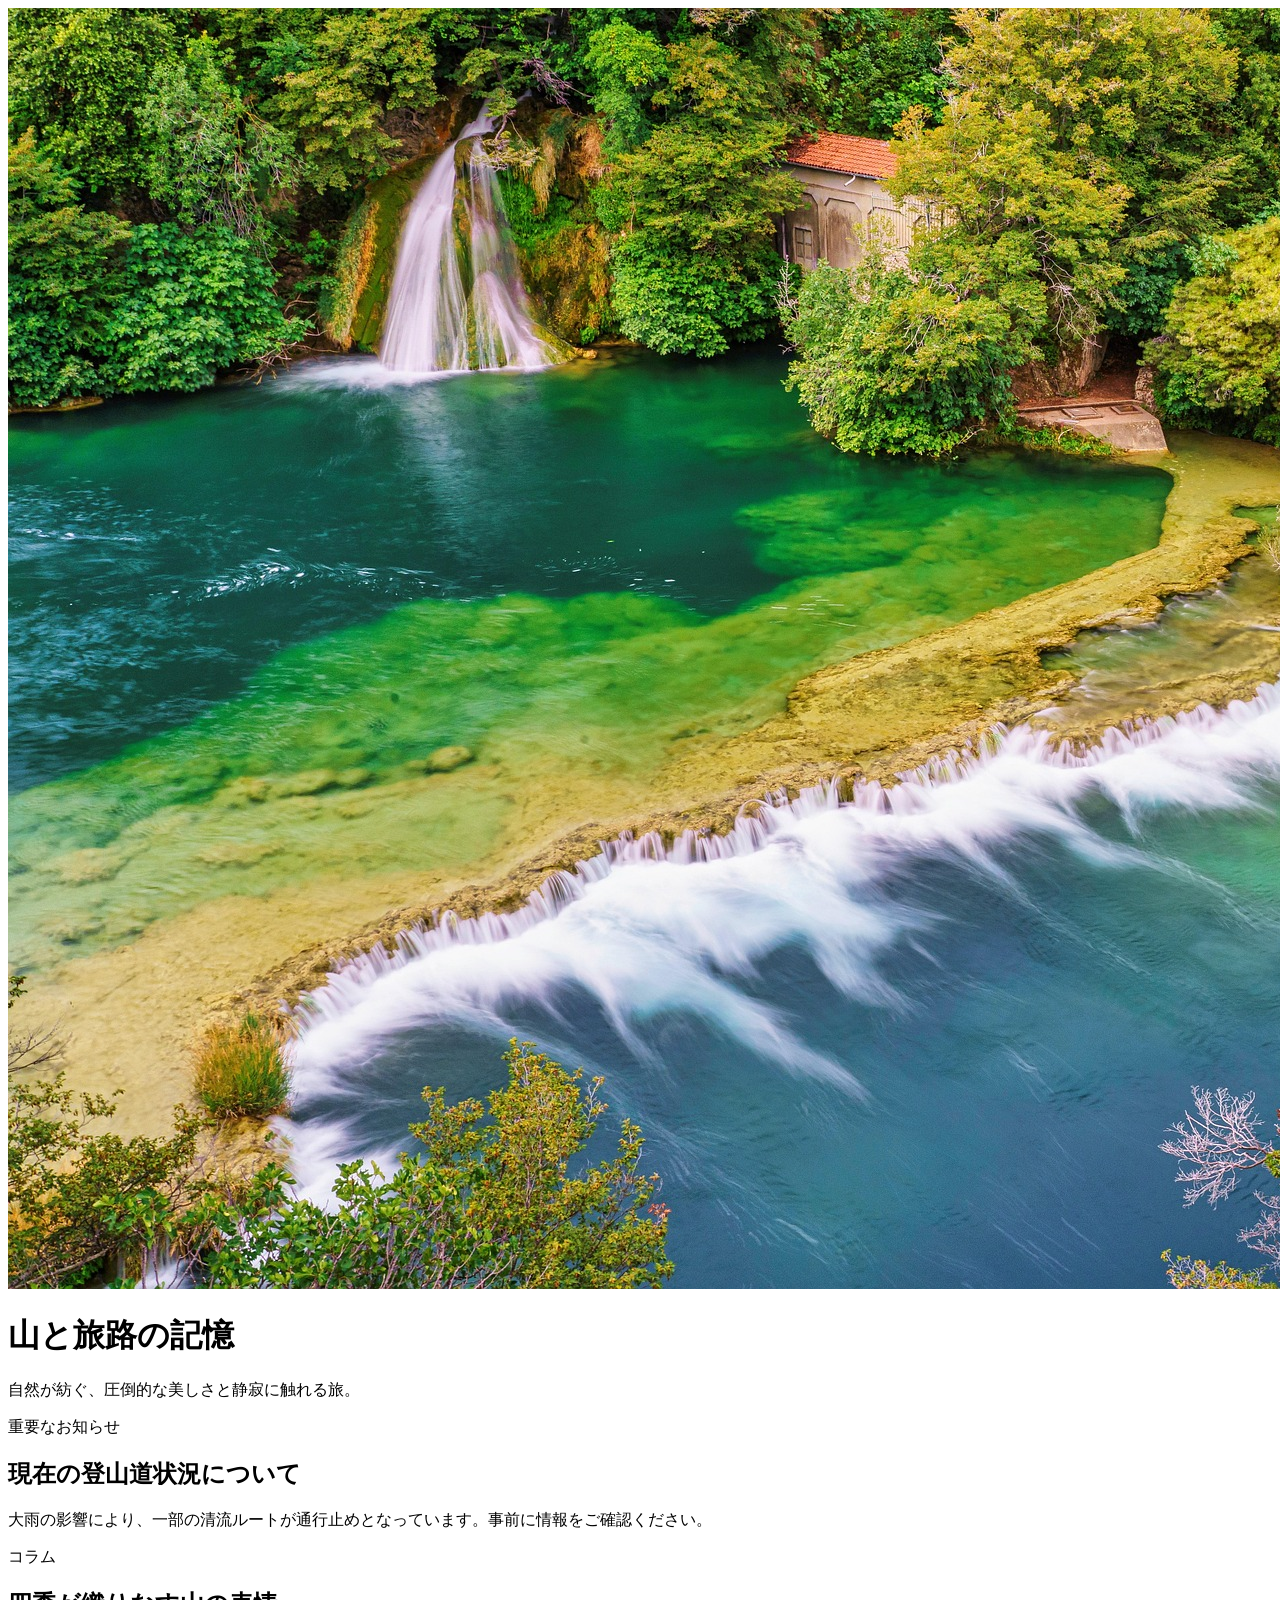
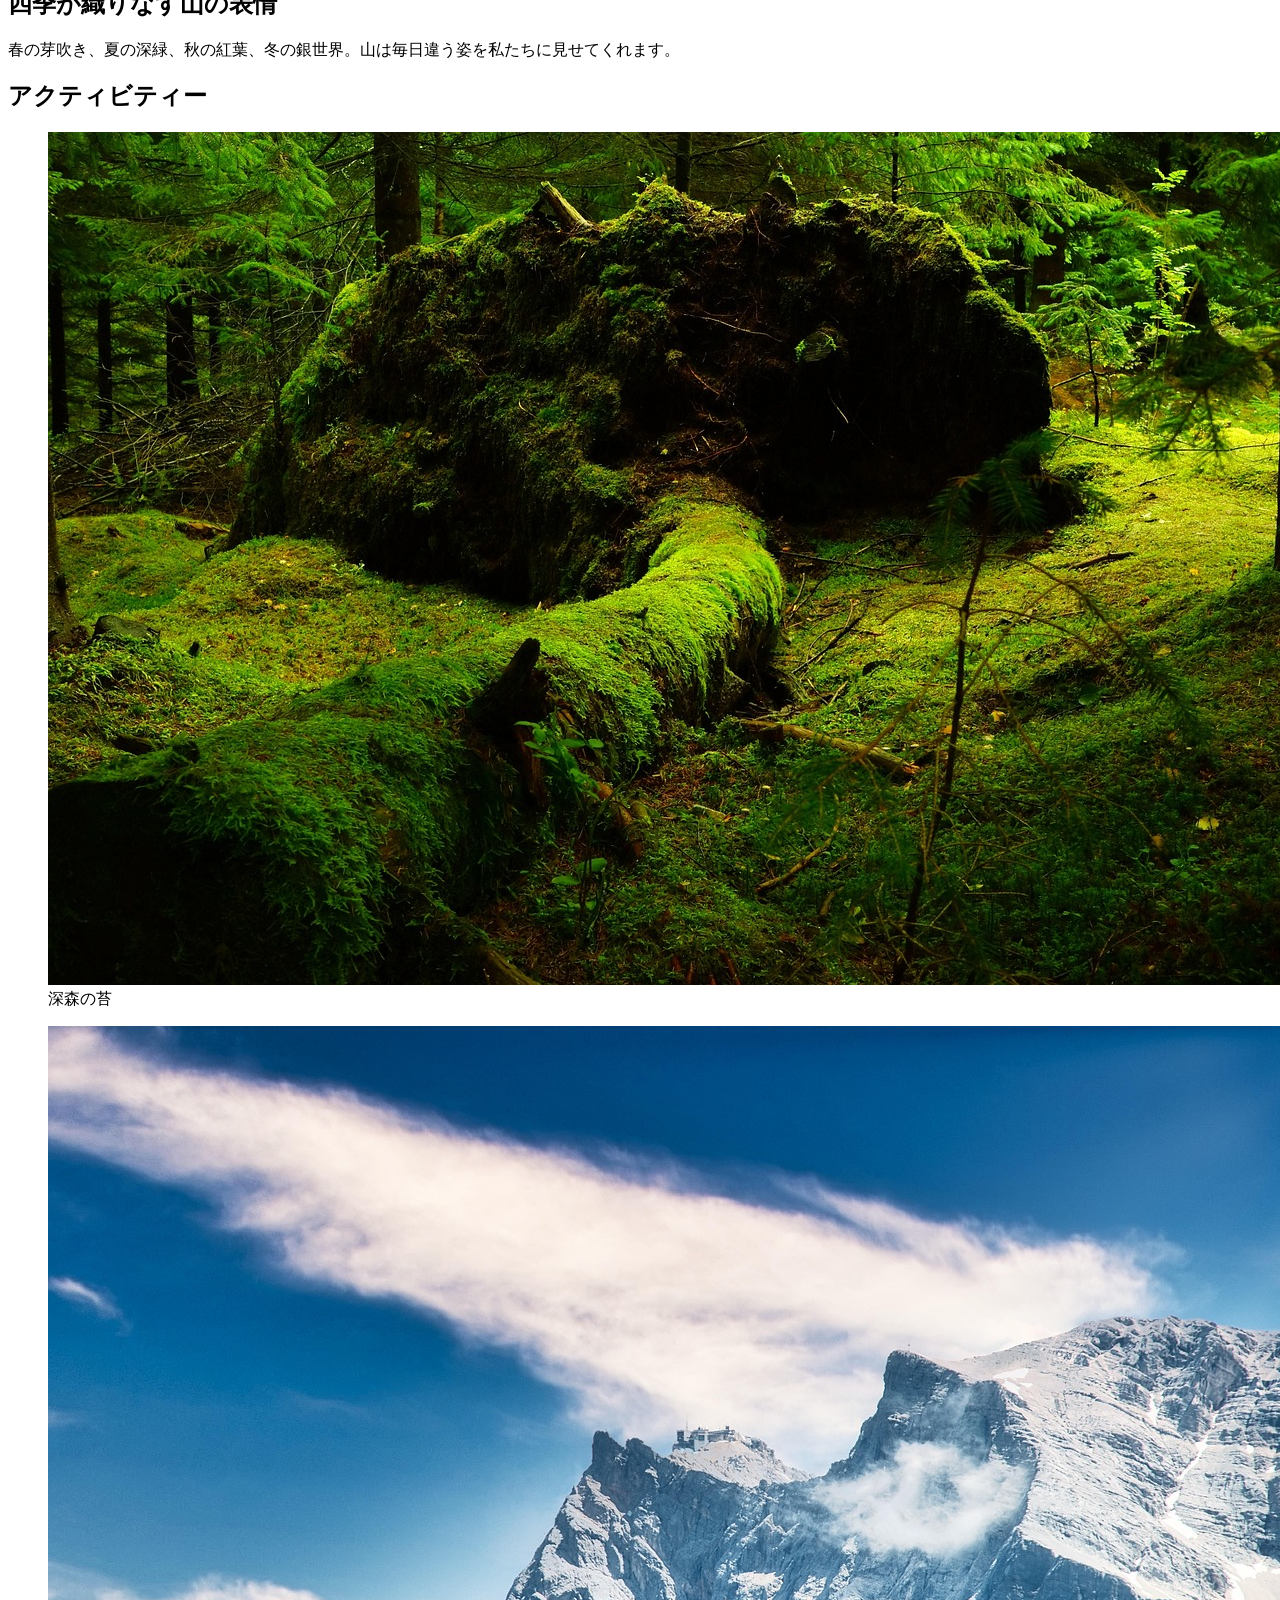
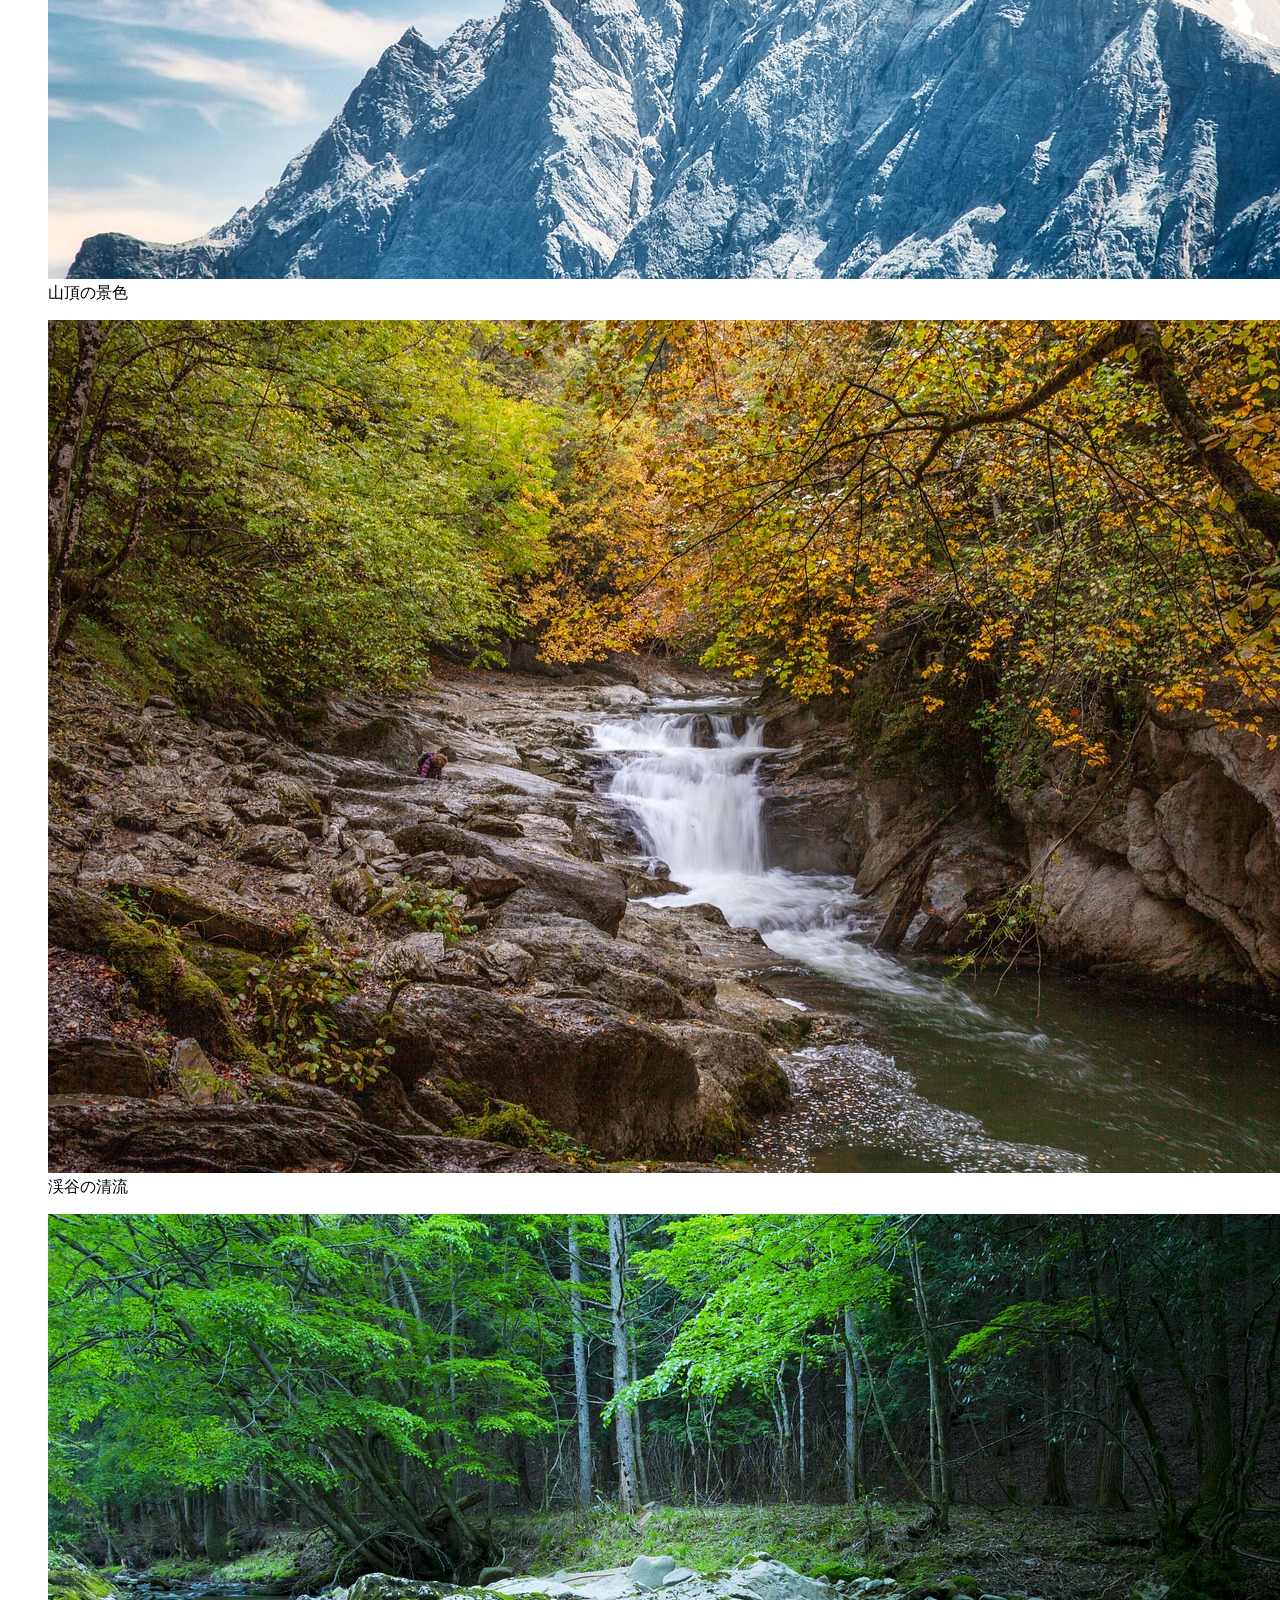
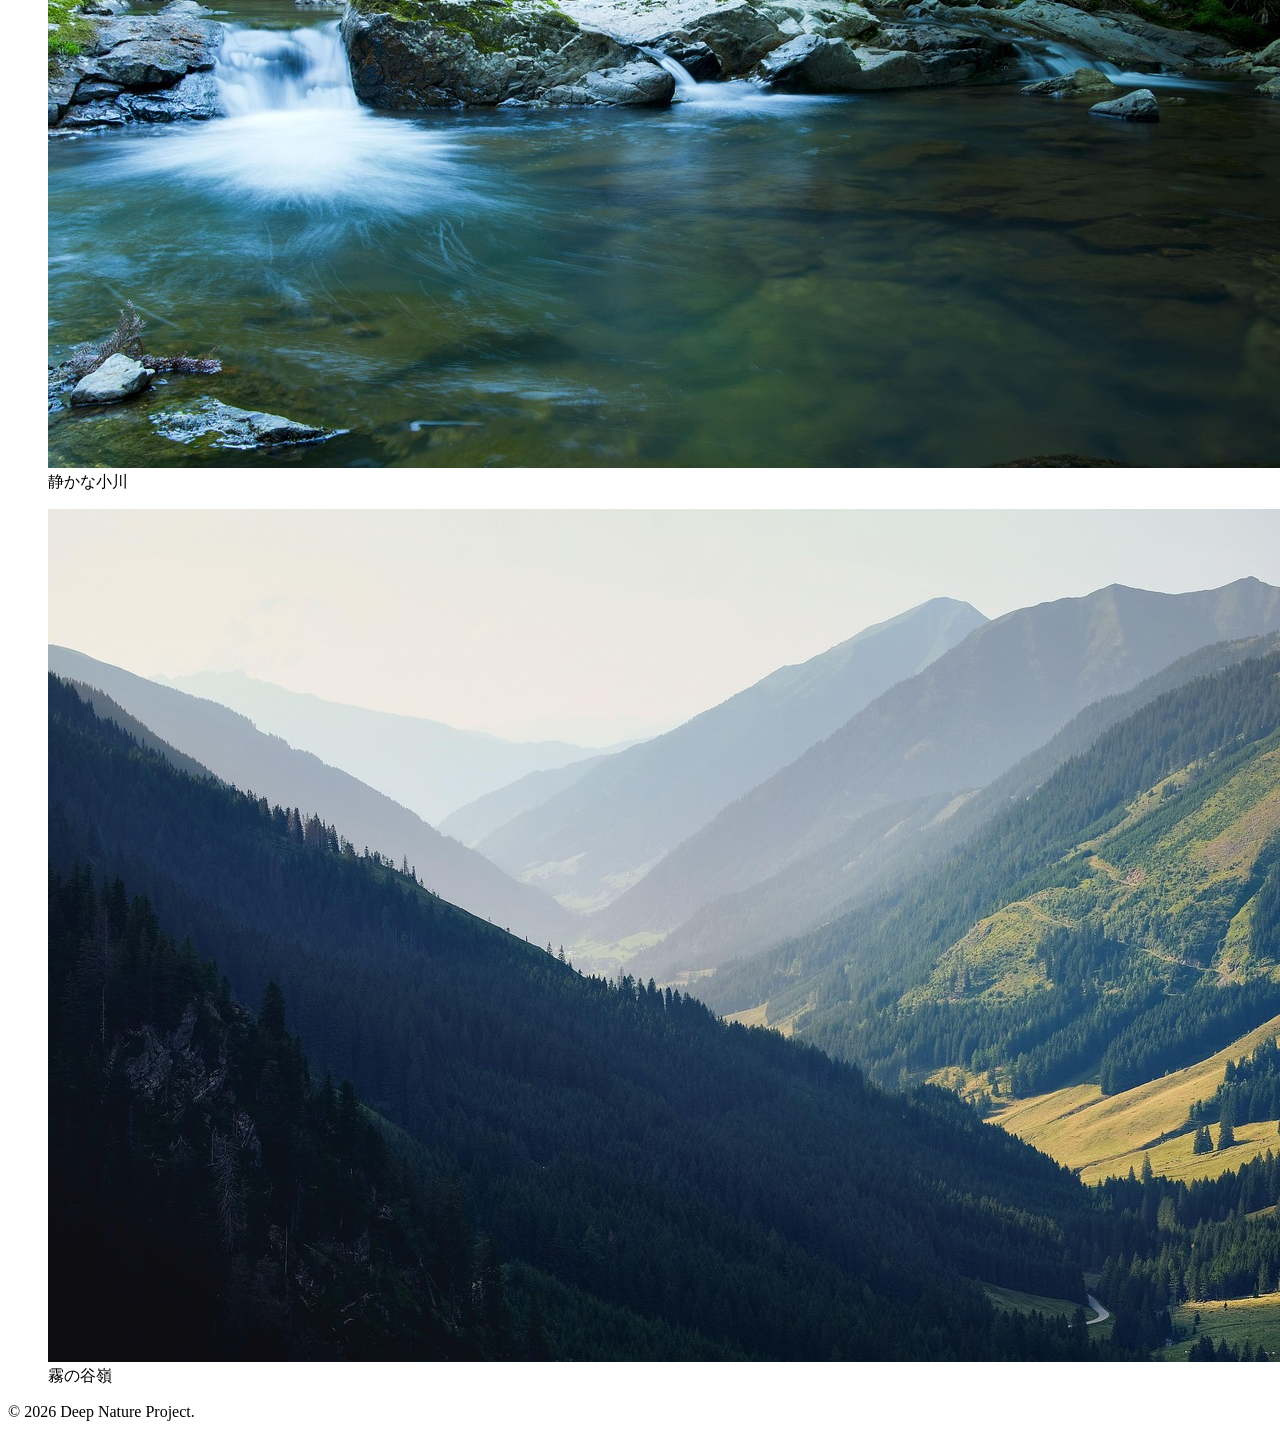
<file: example01/index.html>
<!DOCTYPE html>
<html lang="ja">
<head>
  <meta charset="UTF-8">
  <meta name="viewport" content="width=device-width, initial-scale=1.0">
  <title>Deep Nature - 山と清流の記憶</title>
  <link rel="stylesheet" href="style.css">
</head>
<body>

  <!-- メインビジュアル -->
  <header class="main-visual">
    <img src="img/kv.jpg" alt="雄大な滝の景色" class="mv-image">
    <div class="mv-container">
      <h1 class="mv-title">山と旅路の記憶</h1>
      <p class="mv-lead">自然が紡ぐ、圧倒的な美しさと静寂に触れる旅。</p>
    </div>
  </header>

  <!-- メインコンテンツ -->
  <main class="content-wrapper">

    <!-- セクション1：紹介文（:has / :where / :is 検証用） -->
    <section class="intro-section">
      <div class="intro-card status-alert">
        <span class="badge badge-important">重要なお知らせ</span>
        <h2 class="intro-title">現在の登山道状況について</h2>
        <p class="intro-text">大雨の影響により、一部の清流ルートが通行止めとなっています。事前に情報をご確認ください。</p>
      </div>

      <div class="intro-card">
        <span class="badge badge-normal">コラム</span>
        <h2 class="intro-title">四季が織りなす山の表情</h2>
        <p class="intro-text">春の芽吹き、夏の深緑、秋の紅葉、冬の銀世界。山は毎日違う姿を私たちに見せてくれます。</p>
      </div>
    </section>

    <!-- セクション2：Bento UI ギャラリー -->
    <section class="gallery-section">
      <h2 class="section-title">アクティビティー</h2>
      
      <div class="bento-grid">
        <figure class="bento-item item-moss">
          <img src="img/mos.jpg" alt="緑豊かな深森の苔">
          <figcaption>深森の苔</figcaption>
        </figure>
        <figure class="bento-item item-pebble">
          <img src="img/top.jpg" alt="山頂にかかる雲">
          <figcaption>山頂の景色</figcaption>
        </figure>
        <figure class="bento-item item-main-river">
          <img src="img/brook.jpg" alt="山間を激しく流れる清流の全景">
          <figcaption>渓谷の清流</figcaption>
        </figure>
        <figure class="bento-item item-creek">
          <img src="img/stream.jpg" alt="木漏れ日が差し込む静かな小川">
          <figcaption>静かな小川</figcaption>
        </figure>
        <figure class="bento-item item-valley">
          <img src="img/peaks.jpg" alt="霧が立ち込める壮大な谷嶺">
          <figcaption>霧の谷嶺</figcaption>
        </figure>
      </div>
    </section>

  </main>

  <footer class="footer">
    <p>&copy; 2026 Deep Nature Project.</p>
  </footer>

</body>
</html>
</file>
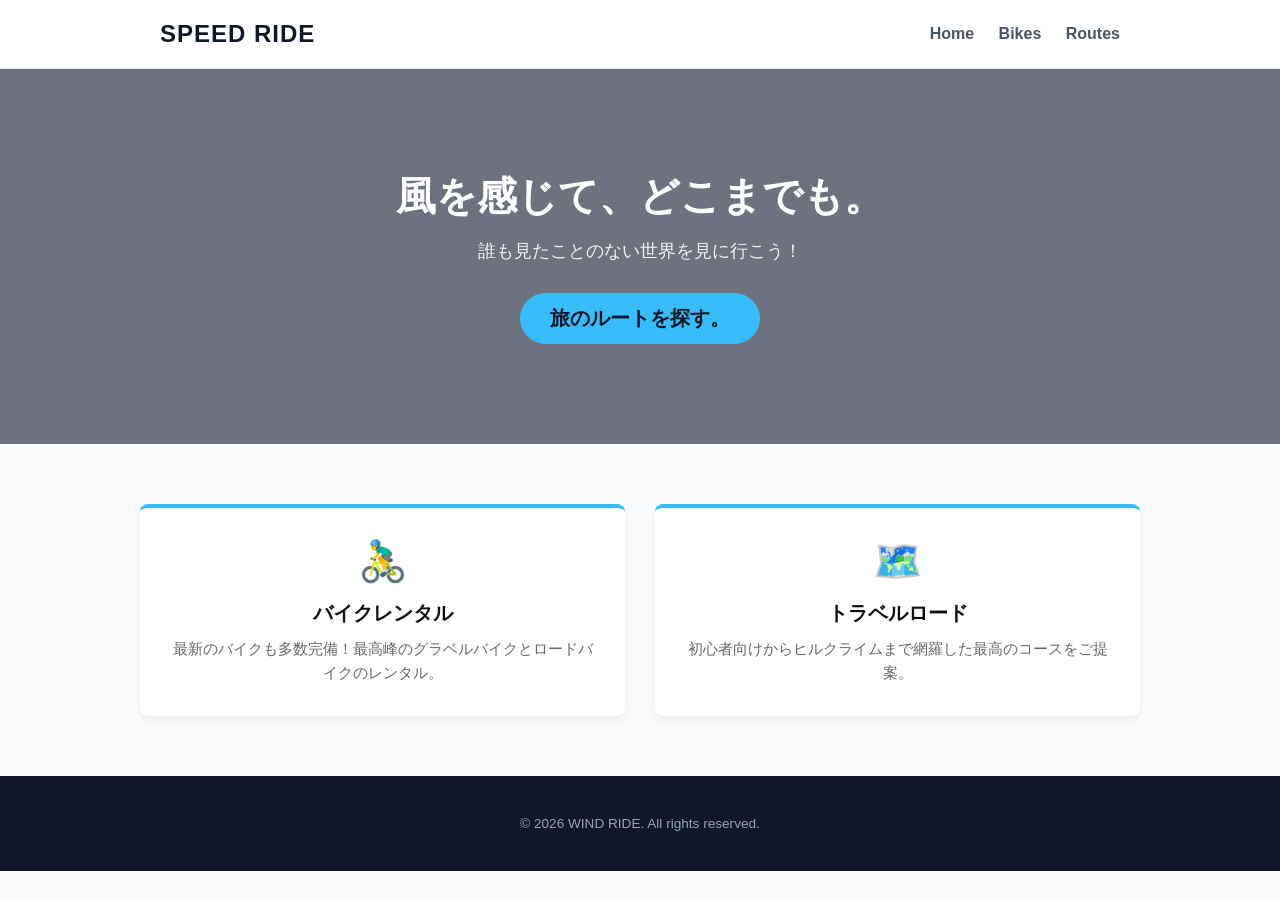
<file: sample02/index.html>
<!DOCTYPE html>
<html lang="ja">
<head>
  <meta charset="UTF-8">
  <meta name="viewport" content="width=device-width, initial-scale=1.0">
  <title>SPEED RIDE | サイクリングライフ</title>
  <!-- メインCSSのみを読み込みます -->
  <link rel="stylesheet" href="style.css">
</head>
<body>

  <header class="header">
    <div class="header__inner">
      <h1 class="logo">SPEED RIDE</h1>
      <nav class="nav">
        <a href="#" class="nav__link">Home</a>
        <a href="#" class="nav__link">Bikes</a>
        <a href="#" class="nav__link">Routes</a>
      </nav>
    </div>
  </header>

  <main>
    <!-- ヒーローセクション -->
    <section class="hero">
      <div class="hero__content">
        <h2 class="hero__title">風を感じて、どこまでも。</h2>
        <p class="hero__text">誰も見たことのない世界を見に行こう！</p>
        <a href="#" class="btn btn-primary">旅のルートを探す。</a>
      </div>
    </section>

    <!-- 特徴セクション（外部ライブラリ風スタイルが適用される場所） -->
    <section class="features">
      <div class="features__inner">
        <div class="card">
          <div class="card__icon">🚴‍♂️</div>
          <h3 class="card__title">バイクレンタル</h3>
          <p class="card__text">最新のバイクも多数完備！最高峰のグラベルバイクとロードバイクのレンタル。</p>
        </div>
        <div class="card">
          <div class="card__icon">🗺️</div>
          <h3 class="card__title">トラベルロード</h3>
          <p class="card__text">初心者向けからヒルクライムまで網羅した最高のコースをご提案。</p>
        </div>
      </div>
    </section>
  </main>

  <footer class="footer">
    <p>&copy; 2026 WIND RIDE. All rights reserved.</p>
  </footer>

</body>
</html>
</file>
<file: example01/style.css>
@charset "UTF-8";

/* ==========================================
   1. レイヤー定義
   ========================================== */
@layer reset, base, contents;
@import url('https://necolas.github.io/normalize.css/8.0.1/normalize.css') layer(reset);

/* ==========================================
   2. base レイヤー（全体設計・変数）
   ========================================== */
/* TODO: レイヤーを定義 */ {
  html {
    font-size: 62.5%;
  }

  :root {
    /* SPファーストの変数定義 */
    --inline-pad: 1rem;
    --body-font: 1.4rem; /* 14px */
    
    /* カラー変数 */
    --color-bg: #f5f7f5;
    --color-text: #2d352d;
    --color-primary: #1e3a1e;
    --color-alert: #a33b3b;
    --color-card-hover: #4a7c59; /* 問題で使います。変数名に着目して考えよう。 */
  }

  @media (min-width: 1024px) {
    /* TODO: 変数を上書き */
  }

  body {
    background-color: var(--color-bg);
    color: var(--color-text);
    font-size: var(--body-font);
    font-family: sans-serif;
    line-height: 1.7;
  }

  figure {
    margin: 0;
  }

  img {
    width: 100%;
    height: 100%;
    display: block;
  }
}

/* ==========================================
   3. contents レイヤー（レイアウト・パーツ）
   ========================================== */
/* TODO: レイヤーを定義 */ {

  /* --- メインビジュアル（全画面・object-fit） --- */
  .main-visual {
    position: relative;
    width: 100%;
    height: 100vh;
    overflow: hidden;
  }

  .mv-image {
    width: 100%;
    height: 100%;
    object-fit: cover;
    object-position: center;
  }

  .mv-container {
    position: absolute;
    inset: 0;
    display: flex;
    flex-direction: column;
    justify-content: center;
    align-items: center;
    background: rgba(0, 0, 0, 0.3);
    color: #ffffff;
    text-align: center;
    padding: var(--inline-pad);
  }

  .mv-title {
    font-size: 4rem;
    font-weight: bold;
    letter-spacing: 0.2em;
    margin-bottom: 2rem;
  }

  .mv-lead {
    font-size: 1.8rem;
  }

  /* --- 共通レイアウト枠（コンテンツ幅100rem） --- */
  .content-wrapper {
    box-sizing: content-box;
    max-width: 100rem;
    margin-inline: auto;
    padding-inline: var(--inline-pad);
    padding-block: 8rem;
  }

  /* --- セクション1：紹介文（モダン疑似クラス検証エリア） --- */
  .intro-section {
    display: grid;
    gap: 3rem;
    margin-bottom: 10rem;
  }

  .intro-card {
    background: #ffffff;
    padding: 3rem;
    border-radius: 12px;
    box-shadow: 0 4px 20px rgba(0,0,0,0.05);
    border: 2px solid transparent;
    transition: transform 0.3s;
  }

  .intro-card:hover {
    /* :TODO: is() を使った複数要素のホバー同時制御 */
  }

  /* :where() を使った詳細度0のバッジ初期スタリング */
  :where(/* TODO: ここに対象のクラス、バッジ部分のテキストスタイルが有効になる */) {
    display: inline-block;
    padding: 0.4rem 1.2rem;
    font-size: 1.2rem;
    font-weight: bold;
    border-radius: 20px;
    margin-bottom: 1.5rem;
    background-color: #e0e0e0;
    color: #666666;
  }

  /* 通常セレクタ（クラス1つ）で詳細度0の初期スタイルを容易に上書き */
  .badge-important {
    /* TODO: デザインに合わせて背景色を設定 */
    color: #ffffff;
  }
  .badge-normal {
    /* TODO: デザインに合わせて背景色を設定 */
    color: #ffffff;
  }

  /* TODO: 完全記入問題。:has() を使用した親要素の逆引き制御 */
  /* 「重要なお知らせ」バッジを持つカードのみ枠線と背景を警告色に変化 */

  .intro-title {
    font-size: 2.2rem;
    margin-bottom: 1rem;
  }

  /* --- セクション2：Bento UI ギャラリー（Grid Area制御） --- */
  .gallery-section {
    margin-bottom: 5rem;
  }

  .section-title {
    font-size: 2.8rem;
    text-align: center;
    margin-bottom: 4rem;
  }

  /* Bento UI 本体 */
  .bento-grid {
    display: grid;
    gap: 1.5rem;
    /* TODO: SP版グリッド配置：2列構成 */
    /* エリア名: mass, pebble, creek, valley, main */
    grid-template-columns: 1fr 1fr;
  }

  /* PC版グリッド配置：4列構成への変更とエリアの再配置 */
  /* TODO: PCgrid */
  @media (min-width: 1024px) {
  }

  /* TODO: 完全記入課題, 各アイテムへのエリア割り当て */

  /* Bentoアイテムの装飾 */
  .bento-item {
    position: relative;
    overflow: hidden;
    border-radius: 8px;
    height: 100%;
    min-height: 18rem;
  }

  /* PCのメイン画像だけは高さを出す */
  @media (min-width: 1024px) {
    .item-main-river {
      min-height: 37.5rem;
    }
  }

  .bento-item img {
    object-fit: cover;
    transition: transform 0.5s;
  }

  /* TODO: 完全記入問題。bentoの画像をホバーした時に5%拡大 */

  .bento-item figcaption {
    position: absolute;
    bottom: 0;
    inset-inline: 0;
    padding: 1.5rem;
    background: linear-gradient(transparent, rgba(0,0,0,0.7));
    color: #ffffff;
    font-size: 1.4rem;
  }

  /* --- フッター --- */
  .footer {
    padding: 4rem var(--inline-pad);
    /* TODO: 背景色は変数で、残りをデザインに合わせて調整 */
  }
}
</file>
<file: sample02/style.css>
/* -----------------------------------------
 * 1. レイヤーの優先順位を「宣言順」で定義
 * 左にあるほど弱く、右にあるほど強い（base < library < theme < utilities）
 * ----------------------------------------- */
@layer base, library, theme, utilities;

/* -----------------------------------------
 * 2. 外部CSSを「library」レイヤーとしてインポート
 * ----------------------------------------- */
@import url('lib.css') layer(library);

/* -----------------------------------------
 * 3. 各レイヤーの実装
 * ----------------------------------------- */

/* --- baseレイヤー（サイト全体の初期化） --- */
@layer base {
  * {
    margin: 0;
    padding: 0;
    box-sizing: border-box;
  }
  body {
    font-family: 'Helvetica Neue', Arial, sans-serif;
    background-color: #f8fafc;
    color: #334155;
  }
}

/* --- themeレイヤー（サイクリングサイトの独自デザイン） --- */
@layer theme {
  /* ヘッダー */
  .header {
    background: #ffffff;
    border-bottom: 1px solid #e2e8f0;
    padding: 20px 0;
  }
  .header__inner {
    max-width: 1000px;
    margin: 0 auto;
    display: flex;
    justify-content: space-between;
    align-items: center;
    padding: 0 20px;
  }
  .logo {
    font-size: 1.5rem;
    font-weight: 900;
    color: #0f172a;
    letter-spacing: 1px;
  }
  .nav__link {
    color: #475569;
    text-decoration: none;
    margin-left: 20px;
    font-weight: 600;
  }

  .hero {
    background: linear-gradient(rgba(15, 23, 42, 0.6), rgba(15, 23, 42, 0.6)), 
                url('https://unsplash.com') center/cover no-repeat;
    padding: 100px 20px;
    text-align: center;
    color: #ffffff;
  }
  .hero__title {
    font-size: 2.5rem;
    margin-bottom: 15px;
    font-weight: 800;
  }
  .hero__text {
    font-size: 1.1rem;
    margin-bottom: 30px;
    opacity: 0.9;
  }

  /* 
   * 【★レイヤーでの上書き】
   * ライブラリ側でより強い詳細度で書かれていても、themeの方がレイヤー順位が上のため、シンプルな「.btn-primary」で上書き可能
   */
  .btn-primary {
    background-color: #0284c7;
    background-color: #38bdf8;
    color: #0f172a;
    border-radius: 50px;
    transition: transform 0.2s;
    /* @see https://developer.mozilla.org/en-US/docs/Web/CSS/Reference/At-rules/@layer */
    font-size: 16px !important; /* importantはルールが逆転。レイヤー外に書く必要がある。 */
  }
  .btn-primary:hover {
    transform: translateY(-2px);
  }

  .features {
    padding: 60px 20px;
  }
  .features__inner {
    max-width: 1000px;
    margin: 0 auto;
    display: grid;
    grid-template-columns: repeat(auto-fit, minmax(280px, 1fr));
    gap: 30px;
  }

  .card {
    border: none;
    background: #ffffff;
    border-top: 4px solid #38bdf8; /* 上部にアクセントライン */
  }
}

@layer utilities {
}

/* --- レイヤー外（アンレイヤード） --- */
/* レイヤーに属さないスタイルは、すべてのレイヤー（utilities含む）よりも「強力」になる */
/* よって、外部ライブラリなどをCDNで読み込むと負けやすい点に注意が必要 */
.footer {
  text-align: center;
  padding: 40px 20px;
  background-color: #0f172a;
  color: #94a3b8;
  font-size: 0.85rem;
}
</file>
